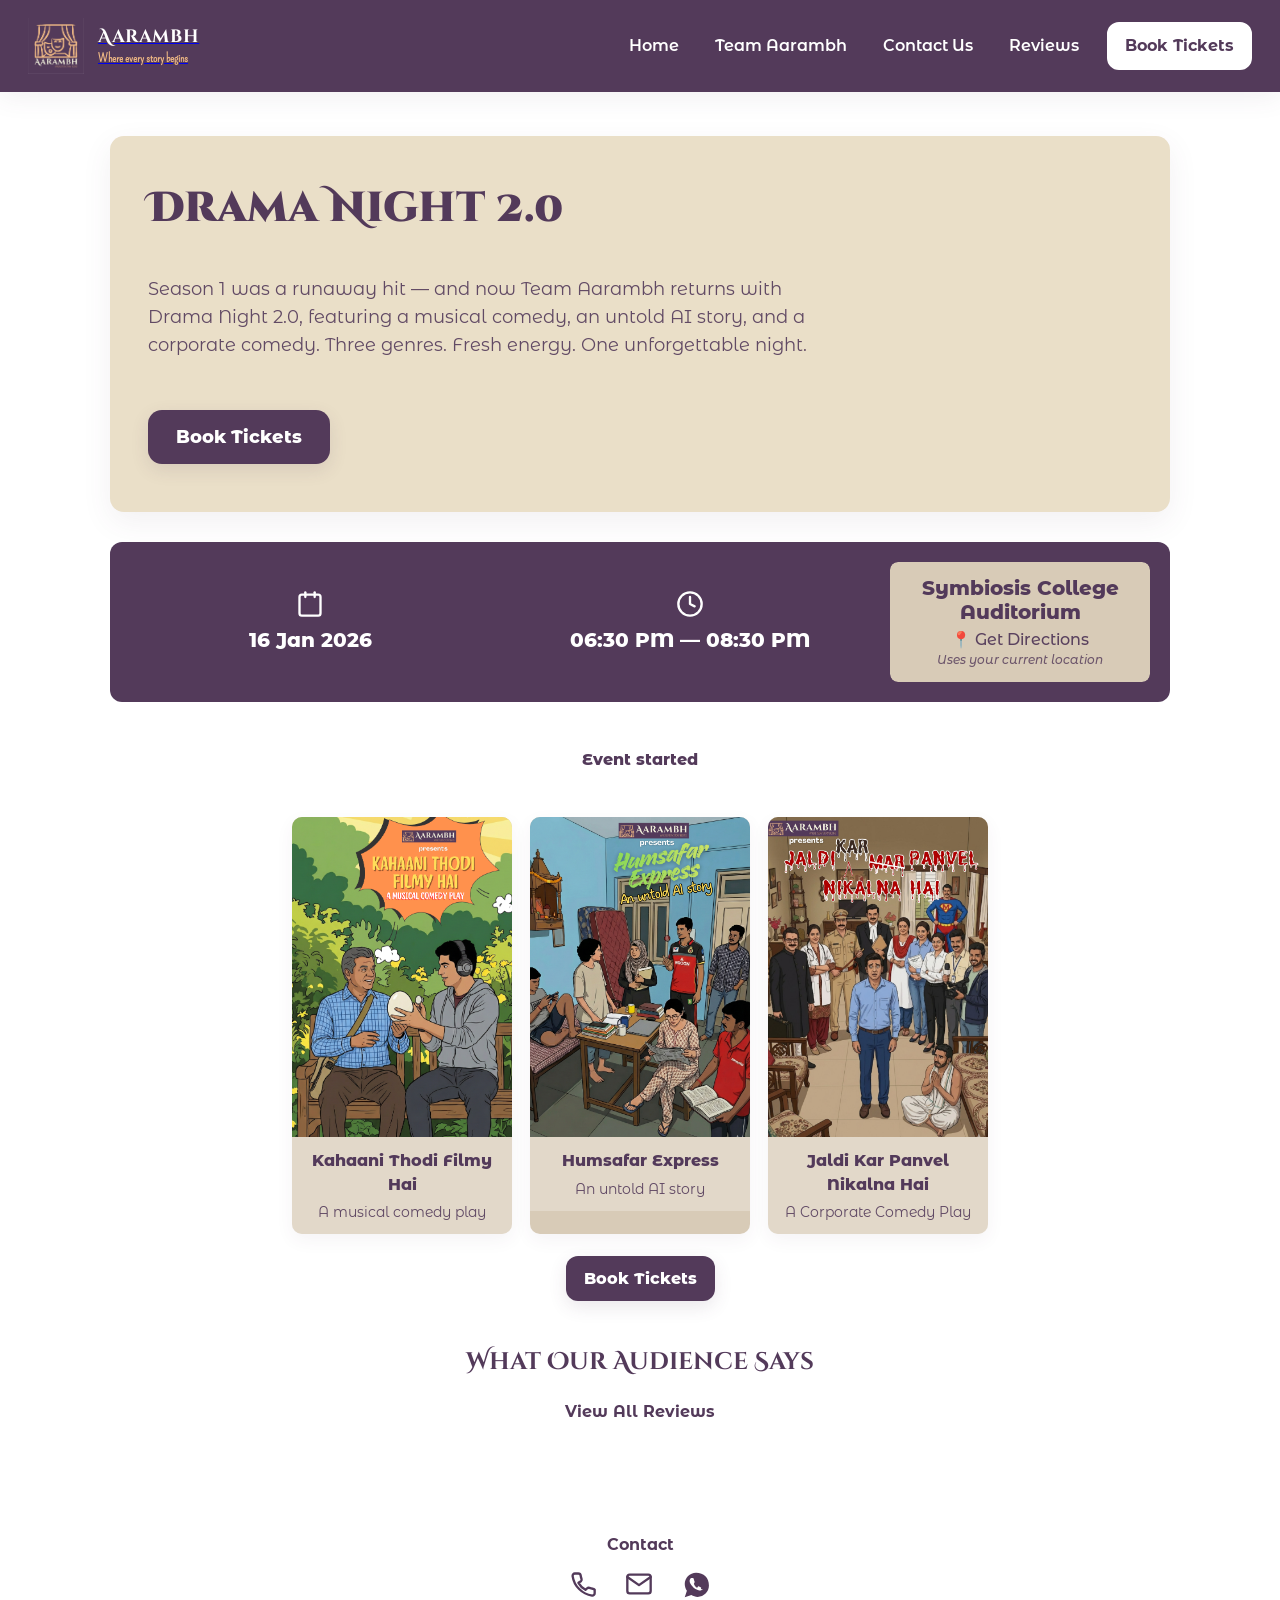
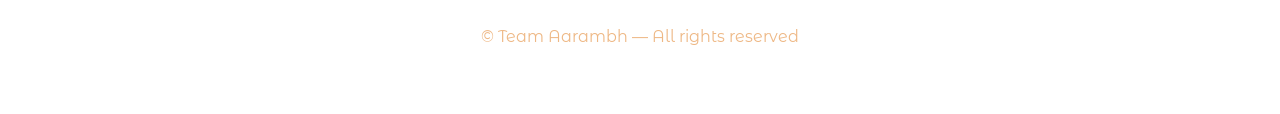
<file: index.html>
<!doctype html>
<html lang="en">
<head>
  <meta charset="utf-8">
  <meta name="viewport" content="width=device-width,initial-scale=1">
  <title>Aarambh — Home</title>

  <!-- Theme colors (kept as requested) -->
  <style>
    /* FORCE FONT INHERITANCE SITE-WIDE */
    *, *::before, *::after{font-family:inherit !important;}

    :root{
      --accent:#533A5A;   /* Header + Primary Branding */
      --muted:#EEB885;    /* Subheadings */
      --bg:#FFFFFF;       /* Background */
      --card:#EADFC8;     /* Card Background */
      --text:#533A5A;     /* Standard Text */
      --glass: rgba(255,255,255,0.6);
    }

    /* Reset & base */
    *{box-sizing:border-box}
    html,body{
      margin:0;
      font-family:'Montserrat Alternates', sans-serif !important;
      background:var(--bg);
      color:var(--text);
      -webkit-font-smoothing:antialiased;
      -moz-osx-font-smoothing:grayscale;
      line-height:1.45;
    }

    /* Typography system (forced) */
    body{
      margin:0;
      font-family: 'Montserrat Alternates', sans-serif;
      background:var(--bg);
      color:var(--text);
      -webkit-font-smoothing:antialiased;
      -moz-osx-font-smoothing:grayscale;
      line-height:1.45;
    }

    /* Headings use Cinzel Decorative */
    h1,h2,h3,.hero-title,.lead-copy h2{
      font-family:'Cinzel Decorative', serif !important;
      margin:0;
      color:var(--accent);
    }

    /* Subtitles & small labels use Pompiere */
    .secondary{ font-family:'Pompiere', cursive !important; letter-spacing:0.4px; color:var(--muted); }

    /* Header */
    header{
      display:flex;
      justify-content:space-between;
      align-items:center;
      padding:18px 28px;
      background:var(--accent);
      color:var(--bg);
      position:sticky;
      top:0;
      z-index:50;
      box-shadow:0 6px 24px rgba(83,58,90,0.08);
    }
    .brand{display:flex;align-items:center;gap:14px}
    .brand img{height:56px;display:block}
    .brand h1{font-size:18px;margin:0;color:var(--bg);letter-spacing:0.6px;font-family:'Cinzel Decorative', serif !important;}
    nav{display:flex;gap:20px;align-items:center}
    nav a{color:var(--bg);text-decoration:none;font-weight:600;padding:6px 8px;border-radius:8px;font-family:inherit}
    nav a:hover{background:var(--glass);color:var(--bg)}

    /* Button system */
    .btn-primary{
      background:var(--accent);
      color:var(--bg);
      padding:11px 18px;
      border-radius:12px;
      font-weight:800;
      text-decoration:none;
      display:inline-flex;
      align-items:center;
      gap:8px;
      box-shadow:0 6px 18px rgba(83,58,90,0.12);
      transition:transform .12s ease,box-shadow .12s ease,opacity .12s ease;
      font-family: 'Montserrat Alternates', sans-serif;
    }
    .btn-primary:hover{transform:translateY(-2px);box-shadow:0 10px 24px rgba(83,58,90,0.16);opacity:0.98}

    .btn-secondary{
      background:transparent;
      color:var(--accent);
      padding:10px 16px;
      border-radius:12px;
      font-weight:700;
      text-decoration:none;
      border:2px solid transparent;
      transition:background .15s ease,color .15s ease,border-color .15s ease;
      font-family: 'Montserrat Alternates', sans-serif;
    }
    .btn-secondary:hover{background:var(--muted);color:var(--text);border-color:var(--accent)}

    /* Primary container */
    .wrap{max-width:1100px;margin:44px auto;padding:0 20px}

    /* Hero / Lead card */
    .lead-card{
      display:grid;
      grid-template-columns:1fr 360px;
      gap:28px;
      align-items:center;
      background:var(--card);
      border-radius:14px;
      padding:28px;
      box-shadow:0 10px 30px rgba(83,58,90,0.08);
    }
    .lead-copy h2{margin:0 0 10px 0;font-size:28px;color:var(--accent);}
    .lead-copy p{margin:0 0 18px;color:var(--text);opacity:0.95;font-family:'Montserrat Alternates', sans-serif !important;}
    .lead-cta{display:flex;gap:12px;align-items:center}

    .secondary{font-size:15px;color:var(--muted);font-weight:700;}

    /* Poster area */
    .poster-grid{display:flex;gap:18px;flex-wrap:wrap;justify-content:center;margin-top:20px}
    .poster-card{width:220px;border-radius:10px;background:#d8cbb7;overflow:hidden;box-shadow:0 6px 18px rgba(83,58,90,0.06);display:flex;flex-direction:column}
    .poster-thumb{height:320px;display:flex;align-items:center;justify-content:center;font-weight:700;color:var(--text);font-family:'Montserrat Alternates', sans-serif}
    .poster-meta{padding:12px;text-align:center;background:rgba(255,255,255,0.25)}
    .poster-meta .title{font-weight:800;color:var(--accent);font-family:'Cinzel Decorative', serif}
    .poster-meta .sub{ color:var(--text); opacity:0.9; font-size:14px; margin-top:6px; font-family:'Montserrat Alternates', sans-serif !important; }

    /* Centered Book button below posters */
    .book-row{display:flex;justify-content:center;margin-top:22px}

    /* Contact + footer */
    footer{margin-top:40px;padding:26px 20px;text-align:center;color:var(--muted)}

    /* Responsive */
    @media (max-width:920px){
      .lead-card{grid-template-columns:1fr}
      .lead-copy h2{font-size:22px}
    }
    @media (max-width:520px){
      header{padding:12px 16px}
      .brand img{height:48px}
      .wrap{margin:20px auto}
      .poster-card{width:46%}
    }
    /* Mobile-only center alignment for hero title */
    @media(max-width:520px){
      .hero-title{ text-align:center; width:100%; }
    }
    .nav-toggle{display:none;background:transparent;border:0;color:var(--bg);font-size:20px;padding:8px;border-radius:8px}
    @media(max-width:720px){
      nav{position:fixed;right:0;top:64px;background:var(--accent);width:260px;height:calc(100% - 64px);flex-direction:column;align-items:flex-start;padding:20px;gap:14px;transform:translateX(100%);transition:transform .25s ease;z-index:60}
      nav.open{transform:translateX(0)}
      nav a{width:100%;padding:10px 12px;border-radius:8px}
      .nav-toggle{display:inline-flex}
      header{padding:12px 16px}
      .lead-card.minimalist-hero{padding:28px}
      .lead-copy h2{font-size:28px}
      .lead-copy p{font-size:16px}
      .poster-card{width:48%}
      .poster-thumb{height:220px}
      .countdown-box{background:var(--accent);border-radius:10px;padding:8px 6px;box-shadow:0 4px 12px rgba(83,58,90,0.10);width:60px;}
      .countdown-box div:first-child{font-size:18px;font-weight:800;color:var(--bg);}
    }

    nav a, .brand h1, .lead-copy p, .poster-thumb, footer, .btn-primary, .btn-secondary, .countdown-container {
      font-family: 'Montserrat Alternates', sans-serif !important;
    }
    .home-review{
  padding:16px 0;
  border-bottom:1px solid rgba(0,0,0,0.1);
}
.home-review:last-child{border-bottom:none}

.home-review-name{
  font-weight:800;
  color:var(--accent);
}

.home-review-text{
  font-size:14px;
  opacity:.9;
  margin-top:6px;
}

.home-play-rating{
  font-size:13px;
  margin-top:4px;
}
  </style>

  <!-- Google Fonts -->
  <link href="https://fonts.googleapis.com/css2?family=Montserrat+Alternates:wght@300;400;600;700&family=Pompiere&family=Cinzel+Decorative:wght@400;700&display=swap" rel="stylesheet">
</head>
<div id="site-header"></div>
  <body>

  <!-- HEADER -->


  <main class="wrap">
    <!-- Lead / hero card -->
    <section class="lead-card minimalist-hero" style="display:flex;flex-direction:column;align-items:flex-start;justify-content:center;background:var(--card);padding:48px 38px;border-radius:14px;box-shadow:0 10px 30px rgba(83,58,90,0.08);text-align:left;">
      <h2 class="hero-title" style="font-size:42px;font-weight:900;margin-bottom:14px;color:var(--accent);line-height:1.2;font-family:'Cinzel Decorative', serif;">Drama Night 2.0</h2>
      <p class="hero-sub" style="font-family:'Montserrat Alternates', sans-serif !important;font-size:18px;line-height:1.55;opacity:0.9;max-width:700px;margin:0 0 22px;">
        Season 1 was a runaway hit — and now Team Aarambh returns with Drama Night 2.0, featuring a musical comedy,
        an untold AI story, and a corporate comedy. Three genres. Fresh energy. One unforgettable night.
      </p>
      <a class="btn-primary" href="select-seats.html" style="font-size:18px;padding:14px 28px;border-radius:14px;align-self:flex-start;">Book Tickets</a>
    </section>

    <!-- Full-Width Event Details Bar -->
    <section style="width:100%;background:var(--accent);color:var(--bg);padding:20px 0;margin:30px 0;border-radius:12px;">
      <div style="max-width:1100px;margin:auto;display:flex;justify-content:space-between;align-items:center;flex-wrap:wrap;padding:0 20px;gap:20px;">

        <!-- DATE -->
        <div style="flex:1;min-width:220px;text-align:center;">
          <div style="display:flex;flex-direction:column;align-items:center;gap:8px">
            <svg width="28" height="28" viewBox="0 0 24 24" fill="none" stroke="var(--bg)" stroke-width="2" stroke-linecap="round" stroke-linejoin="round"><rect x="3" y="4" width="18" height="18" rx="2" ry="2"/><line x1="16" y1="2" x2="16" y2="6"/><line x1="8" y1="2" x2="8" y2="6"/></svg>
            <div style="font-size:20px;font-weight:800;font-family:'Montserrat Alternates', sans-serif !important;">16 Jan 2026</div>
          </div>
        </div>

        <!-- TIME -->
        <div style="flex:1;min-width:220px;text-align:center;">
          <div style="display:flex;flex-direction:column;align-items:center;gap:8px">
            <svg width="28" height="28" viewBox="0 0 24 24" fill="none" stroke="var(--bg)" stroke-width="2" stroke-linecap="round" stroke-linejoin="round"><circle cx="12" cy="12" r="10"/><polyline points="12 6 12 12 16 14"/></svg>
            <div style="font-size:20px;font-weight:800;font-family:'Montserrat Alternates', sans-serif !important;">06:30 PM — 08:30 PM</div>
          </div>
        </div>

        <!-- VENUE + MAP -->
       <div style="position:relative;width:100%;max-width:260px;border-radius:8px;overflow:hidden;margin:0 auto;">
  <button
    onclick="openDirections()"
    aria-label="Get directions to venue"
    style="
      width:100%;
      height:120px;
      background:#d8cbb7;
      border:none;
      border-radius:8px;
      display:flex;
      align-items:center;
      justify-content:center;
      flex-direction:column;
      gap:6px;
      cursor:pointer;
      color:var(--accent);
      font-weight:700;
    ">
     <div style="font-size:20px;font-weight:800;font-family:'Montserrat Alternates', sans-serif !important;">Symbiosis College Auditorium</div>
    <span style="font-size:16px;font-weight:500;opacity:0.95">
    📍 Get Directions <br>
    <span style="font-size:12px;font-weight:500;opacity:0.85">
     <i> Uses your current location </i>
    </span>
  </button>
</div>

    </section>

    <!-- Center-Aligned Countdown Timer -->
    <div style="text-align:center;margin:40px 0;">
      <style>
        /* Larger, site-appropriate countdown */
        .countdown-container{font-family:'Montserrat Alternates',sans-serif;text-align:center;padding:6px;}
        .countdown-boxes{display:flex;justify-content:center;flex-wrap:wrap;gap:18px;align-items:center;}
        .countdown-box{background:var(--accent);border-radius:12px;padding:14px 10px;box-shadow:0 6px 18px rgba(83,58,90,0.12);width:90px;}
        .countdown-box div:first-child{font-size:28px;font-weight:800;color:var(--bg);line-height:1}
        .countdown-box div:last-child{font-size:10px;color:var(--bg);}

        @media (max-width:920px){ .countdown-box{width:78px;padding:12px} .countdown-box div:first-child{font-size:24px} }
        @media (max-width:520px){ .countdown-box{width:64px;padding:10px} .countdown-box div:first-child{font-size:18px} .countdown-box div:last-child{font-size:11px} .countdown-boxes{gap:10px} }
      </style>

      <div id="countdown" class="countdown-container" aria-live="polite" aria-atomic="true">
        <div class="countdown-boxes">
          <div class="countdown-box"><div id="days">00</div><div>Days</div></div>
          <div class="countdown-box"><div id="hours">00</div><div>Hours</div></div>
          <div class="countdown-box"><div id="minutes">00</div><div>Minutes</div></div>
          <div class="countdown-box"><div id="seconds">00</div><div>Seconds</div></div>
        </div>
      </div>

      <script>
        // Countdown script (Asia/Kolkata assumed). Target: 16 Jan 2026 18:30 local
        (function(){
          var target = new Date('2026-01-16T18:30:00');
          function pad(n){return n<10? '0'+n : n}
          function update(){
            var now = new Date();
            var diff = target - now;
            var el = document.getElementById('countdown');
            if(!el) return;
            if(diff <= 0){
              el.innerHTML = '<div style="color:'+getComputedStyle(document.documentElement).getPropertyValue('--accent')+';font-weight:800">Event started</div>';
              clearInterval(timer);
              return;
            }
            var days = Math.floor(diff / (1000*60*60*24));
            var hours = Math.floor((diff % (1000*60*60*24)) / (1000*60*60));
            var minutes = Math.floor((diff % (1000*60*60)) / (1000*60));
            var seconds = Math.floor((diff % (1000*60)) / 1000);
            document.getElementById('days').textContent = String(days).padStart(2,'0');
            document.getElementById('hours').textContent = pad(hours);
            document.getElementById('minutes').textContent = pad(minutes);
            document.getElementById('seconds').textContent = pad(seconds);
          }
          update();
          var timer = setInterval(update,1000);
        })();
      </script>
    </div>

    <!-- Posters grid, Book button -->
    <section aria-label="Posters" style="margin:30px auto;max-width:1100px;padding:0 20px">
      <div class="poster-grid">
        <div class="poster-card">
          <div class="poster-thumb" style="padding:0;overflow:hidden;"><img src="KTFH.png" alt="Kahaani Thodi Filmy Hai Poster" style="width:100%;height:100%;object-fit:cover;"></div>
          <div class="poster-meta"><div class="title">Kahaani Thodi Filmy Hai</div><div class="sub">A musical comedy play</div></div>
        </div>

        <div class="poster-card">
          <div class="poster-thumb" style="padding:0;overflow:hidden;"><img src="Humsafar Express.png" alt="Humsafar Express Poster" style="width:100%;height:100%;object-fit:cover;"></div>
          <div class="poster-meta"><div class="title">Humsafar Express</div><div class="sub">An untold AI story</div></div>
        </div>

        <div class="poster-card">
          <div class="poster-thumb" style="padding:0;overflow:hidden;"><img src="JKPNH.jpg" alt="Jaldi Kar Panvel Nikalna Hai Poster" style="width:100%;height:100%;object-fit:cover;"></div>
          <div class="poster-meta"><div class="title">Jaldi Kar Panvel Nikalna Hai</div><div class="sub">A Corporate Comedy Play</div></div>
        </div>
      </div>

      <div class="book-row" style="margin-top:22px"><a class="btn-primary" href="select-seats.html">Book Tickets</a></div>
    </section>

  </main>
<!-- HOME PAGE REVIEWS -->
<section class="wrap" style="margin-top:40px">
  <div class="card">
    <h2 style="text-align:center;margin-top:0">What Our Audience Says</h2>

    <div id="homeReviews"></div>

    <div style="text-align:center;margin-top:20px">
      <a href="reviews.html" class="btn-secondary">View All Reviews</a>
    </div>
  </div>
</section>
  <!-- Contact + Footer -->
  <footer id="contact">
    <div style="max-width:900px;margin:20px auto;padding:20px;text-align:center">
      <div style="margin-bottom:14px;font-weight:700;color:var(--accent)">Contact</div>

      <div style="display:flex;justify-content:center;gap:28px;margin-bottom:18px;">
        <!-- PHONE -->
        <a href="tel:+917700046566" aria-label="Call +91 77000 46566" style="text-decoration:none;color:var(--accent);">
          <svg width="28" height="28" viewBox="0 0 24 24" fill="none" stroke="var(--accent)" stroke-width="2" stroke-linecap="round" stroke-linejoin="round"><path d="M22 16.92v3a2 2 0 0 1-2.18 2A19.8 19.8 0 0 1 3.1 5.18 2 2 0 0 1 5 3h3a2 2 0 0 1 2 1.72 12.4 12.4 0 0 0 .7 2.81 2 2 0 0 1-.45 2.11L8.09 11a16 16 0 0 0 6 6l1.36-1.18a2 2 0 0 1 2.11-.45 12.4 12.4 0 0 0 2.81.7A2 2 0 0 1 22 16.92z"/></svg>
        </a>

        <!-- EMAIL -->
        <a href="mailto:tickets.aarambh@gmail.com" aria-label="Email tickets.aarambh@gmail.com" style="text-decoration:none;color:var(--accent);">
          <svg width="28" height="28" viewBox="0 0 24 24" fill="none" stroke="var(--accent)" stroke-width="2" stroke-linecap="round" stroke-linejoin="round"><path d="M4 4h16a2 2 0 0 1 2 2v12a2 2 0 0 1-2 2H4a2 2 0 0 1-2-2V6a2 2 0 0 1 2-2z"/><polyline points="22,6 12,13 2,6"/></svg>
        </a>

        <!-- WHATSAPP -->
        <a href="https://wa.me/917700046566" target="_blank" aria-label="Chat on WhatsApp" style="text-decoration:none;color:var(--accent);">
          <svg width="30" height="30" viewBox="0 0 32 32" fill="var(--accent)"><path d="M16.04 3C9.4 3 4 8.4 4 15.04c0 2.64.84 5.12 2.28 7.16L4 29l7.04-2.28c1.96 1.24 4.28 1.96 6.72 1.96 6.64 0 12.04-5.4 12.04-12.04C29.8 8.4 24.4 3 16.04 3zm7.16 17.2c-.28.84-1.64 1.56-2.28 1.64-.6.12-1.36.16-2.2-.12-.52-.16-1.2-.4-2.04-.8-3.56-1.6-5.88-5.24-6.04-5.48-.2-.28-1.44-1.92-1.44-3.64 0-1.72.92-2.56 1.28-2.92.28-.28.76-.4 1.2-.4h.84c.28 0 .64-.08.96.72.28.84.92 2.92 1 3.12.08.2.12.44.04.72-.08.28-.12.44-.24.68-.12.2-.24.36-.36.56-.12.16-.24.36-.12.6.12.28.56 1.36 1.2 2.2.84 1.16 1.52 1.52 1.8 1.68.28.16.44.12.6-.08.16-.2.68-.8.84-1.08.2-.28.36-.24.6-.16.28.08 1.72.84 2 1 .28.12.48.16.56.24.12.08.12.88-.16 1.72z"/></svg>
        </a>
      </div>

      <div style="margin-top:6px;color:var(--muted)">© Team Aarambh — All rights reserved</div>
    </div>
  </footer>

  <script>
    // Mobile nav toggle
    (function(){
      var btn = document.querySelector('.nav-toggle');
      var nav = document.querySelector('header nav');
      if(!btn || !nav) return;
      btn.addEventListener('click', function(){
        var open = nav.classList.toggle('open');
        btn.setAttribute('aria-expanded', open ? 'true' : 'false');
      });
      // close nav on link click (mobile)
      nav.addEventListener('click', function(e){
        if(e.target.tagName === 'A' && nav.classList.contains('open')){
          nav.classList.remove('open');
          btn.setAttribute('aria-expanded','false');
        }
      });
      // ensure nav visible on resize
      window.addEventListener('resize', function(){
        if(window.innerWidth > 720){ nav.classList.remove('open'); btn.setAttribute('aria-expanded','false'); }
      });
    })();
  </script>
  <script>
function openDirections() {
  const venueLat = 18.565917;
  const venueLng = 73.907444; // Symbiosis College Auditorium

  if (!navigator.geolocation) {
    window.open(
      `https://www.google.com/maps/dir/?api=1&destination=${venueLat},${venueLng}`,
      "_blank"
    );
    return;
  }

  navigator.geolocation.getCurrentPosition(
    position => {
      const userLat = position.coords.latitude;
      const userLng = position.coords.longitude;

      const directionsUrl =
        `https://www.google.com/maps/dir/?api=1` +
        `&origin=${userLat},${userLng}` +
        `&destination=${venueLat},${venueLng}` +
        `&travelmode=driving`;

      window.open(directionsUrl, "_blank");
    },
    () => {
      window.open(
        `https://www.google.com/maps/dir/?api=1&destination=${venueLat},${venueLng}`,
        "_blank"
      );
    },
    {
      enableHighAccuracy: true,
      timeout: 8000,
      maximumAge: 0
    }
  );
}
</script>
    <script src="header.js"></script>
    <script type="module">
  import { initializeApp } from "https://www.gstatic.com/firebasejs/10.7.1/firebase-app.js";
  import {
    getFirestore,
    collection,
    getDocs,
    query,
    orderBy,
    limit
  } from "https://www.gstatic.com/firebasejs/10.7.1/firebase-firestore.js";

  const app = in
</file>
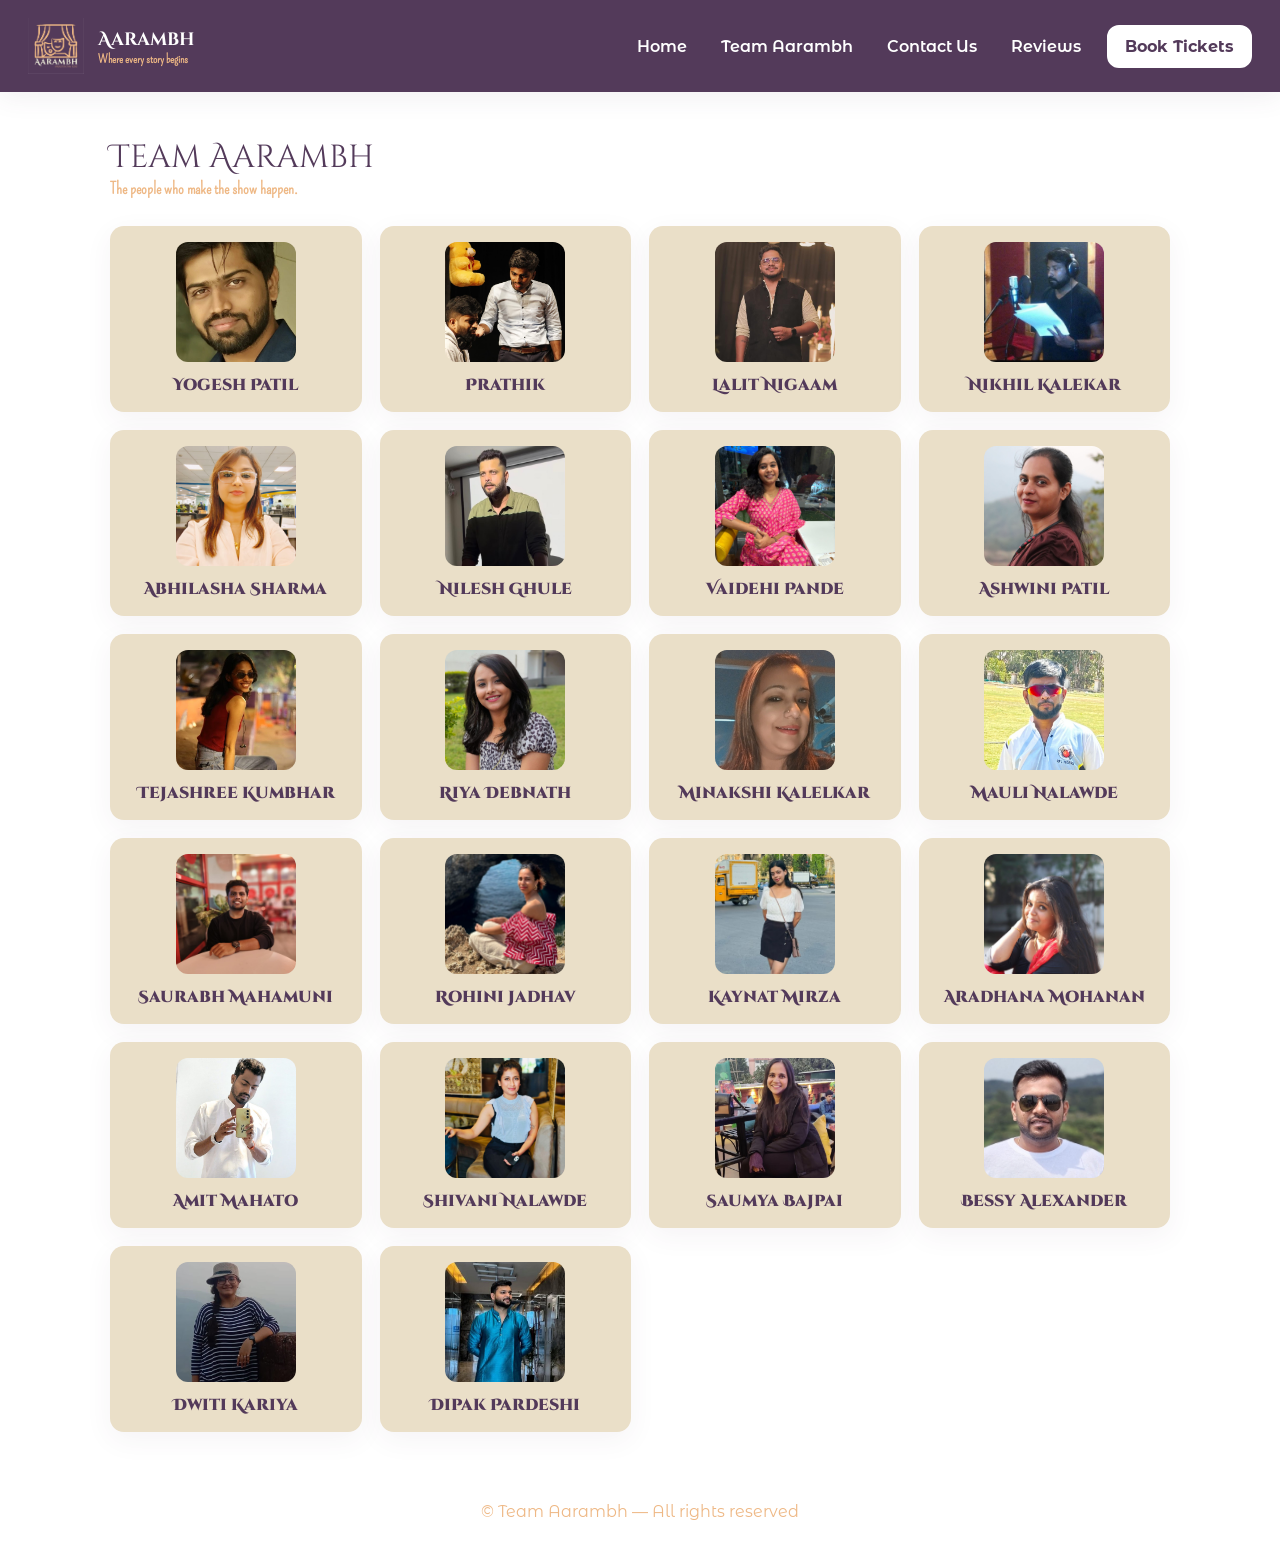
<file: Code.html>
<!doctype html>
<html lang="en">
<head>
  <meta charset="utf-8" />
  <meta name="viewport" content="width=device-width,initial-scale=1" />
  <title>Team — Aarambh</title>

  <!-- Google Fonts -->
  <link href="https://fonts.googleapis.com/css2?family=Montserrat+Alternates:wght@300;400;600;700&family=Pompiere&family=Cinzel+Decorative:wght@400;700&display=swap" rel="stylesheet">

  <!-- Shared Header CSS -->
  <link rel="stylesheet" href="header.css">

  <style>
    :root{
      --accent:#533A5A;
      --muted:#EEB885;
      --bg:#FFFFFF;
      --card:#EADFC8;
      --text:#533A5A;
    }

    *{box-sizing:border-box}

    html,body{
      margin:0;
      font-family:'Montserrat Alternates',sans-serif;
      background:var(--bg);
      color:var(--text);
      -webkit-font-smoothing:antialiased;
    }

    .wrap{max-width:1100px;margin:44px auto;padding:0 20px}

    .hero{
      display:flex;
      justify-content:space-between;
      align-items:center;
      gap:20px;
      margin-bottom:28px;
      flex-wrap:wrap;
    }

    .hero .title{
      font-family:'Cinzel Decorative',serif;
      font-size:32px;
      color:var(--accent);
    }

    .hero .desc{
      font-family:'Pompiere',cursive;
      color:var(--muted);
      font-weight:700;
    }

    .team-grid{
      display:grid;
      grid-template-columns:repeat(4,1fr);
      gap:18px;
      margin-top:10px;
    }

    .card{
      background:var(--card);
      border-radius:14px;
      padding:16px;
      box-shadow:0 8px 28px rgba(83,58,90,0.06);
      display:flex;
      flex-direction:column;
      align-items:center;
      text-align:center;
      transition:transform .12s ease, box-shadow .12s ease;
    }

    .card:hover{
      transform:translateY(-6px);
      box-shadow:0 18px 36px rgba(83,58,90,0.12);
    }

    .avatar{
      width:120px;
      height:120px;
      border-radius:12px;
      overflow:hidden;
      background:#fff;
      display:flex;
      align-items:center;
      justify-content:center;
      margin-bottom:12px;
    }

    .avatar img{
      width:100%;
      height:100%;
      object-fit:cover;
    }

    .name{
      font-weight:800;
      color:var(--accent);
      font-family:'Cinzel Decorative',serif;
    }

    @media(max-width:1100px){
      .team-grid{grid-template-columns:repeat(3,1fr)}
    }

    @media(max-width:800px){
      .team-grid{grid-template-columns:repeat(2,1fr)}
    }

    @media(max-width:480px){
      .team-grid{grid-template-columns:1fr}
    }

    footer{
      margin-top:40px;
      padding:26px 20px;
      text-align:center;
      color:var(--muted);
    }
  </style>
</head>

<body>

<!-- SHARED HEADER -->
<div id="site-header"></div>

<main class="wrap">
  <div class="hero">
    <div>
      <div class="title">Team Aarambh</div>
      <div class="desc">The people who make the show happen.</div>
    </div>
  </div>

  <section aria-label="Team members">
    <div class="team-grid">

      <article class="card"><div class="avatar"><img src="Yogesh.jpg"></div><div class="name">Yogesh Patil</div></article>
      <article class="card"><div class="avatar"><img src="Prathik.jpg"></div><div class="name">Prathik</div></article>
      <article class="card"><div class="avatar"><img src="Lalit.jpg"></div><div class="name">Lalit Nigaam</div></article>
      <article class="card"><div class="avatar"><img src="Nikhil.jpg"></div><div class="name">Nikhil Kalekar</div></article>
      <article class="card"><div class="avatar"><img src="Abhilasha.jpg"></div><div class="name">Abhilasha Sharma</div></article>
      <article class="card"><div class="avatar"><img src="Nilesh.jpg"></div><div class="name">Nilesh Ghule</div></article>
      <article class="card"><div class="avatar"><img src="Vaidehi.jpg"></div><div class="name">Vaidehi Pande</div></article>
      <article class="card"><div class="avatar"><img src="Ashwini.jpg"></div><div class="name">Ashwini Patil</div></article>
      <article class="card"><div class="avatar"><img src="Tejashree.jpg"></div><div class="name">Tejashree Kumbhar</div></article>
      <article class="card"><div class="avatar"><img src="Riya.jpg"></div><div class="name">Riya Debnath</div></article>
      <article class="card"><div class="avatar"><img src="Minakshi.jpg"></div><div class="name">Minakshi Kalelkar</div></article>
      <article class="card"><div class="avatar"><img src="MAuli.jpg"></div><div class="name">Mauli Nalawde</div></article>
      <article class="card"><div class="avatar"><img src="Saurabh.jpg"></div><div class="name">Saurabh Mahamuni</div></article>
      <article class="card"><div class="avatar"><img src="Rohini.jpg"></div><div class="name">Rohini Jadhav</div></article>
      <article class="card"><div class="avatar"><img src="Kaynat.jpg"></div><div class="name">Kaynat Mirza</div></article>
      <article class="card"><div class="avatar"><img src="Aradhana.jpg"></div><div class="name">Aradhana Mohanan</div></article>
      <article class="card"><div class="avatar"><img src="Amit.jpg"></div><div class="name">Amit Mahato</div></article>
      <article class="card"><div class="avatar"><img src="Shivani.jpg"></div><div class="name">Shivani Nalawde</div></article>
      <article class="card"><div class="avatar"><img src="Saumya.jpg"></div><div class="name">Saumya Bajpai</div></article>
      <article class="card"><div class="avatar"><img src="Bessy.jpg"></div><div class="name">Bessy Alexander</div></article>
      <article class="card"><div class="avatar"><img src="Dwiti.jpg"></div><div class="name">Dwiti Kariya</div></article>
      <article class="card"><div class="avatar"><img src="Dipak.jpg"></div><div class="name">Dipak Pardeshi</div></article>

    </div>
  </section>
</main>

<footer>
  © Team Aarambh — All rights reserved
</footer>

<!-- SHARED HEADER JS -->
<script src="header.js"></script>

</body>
</html>
</file>
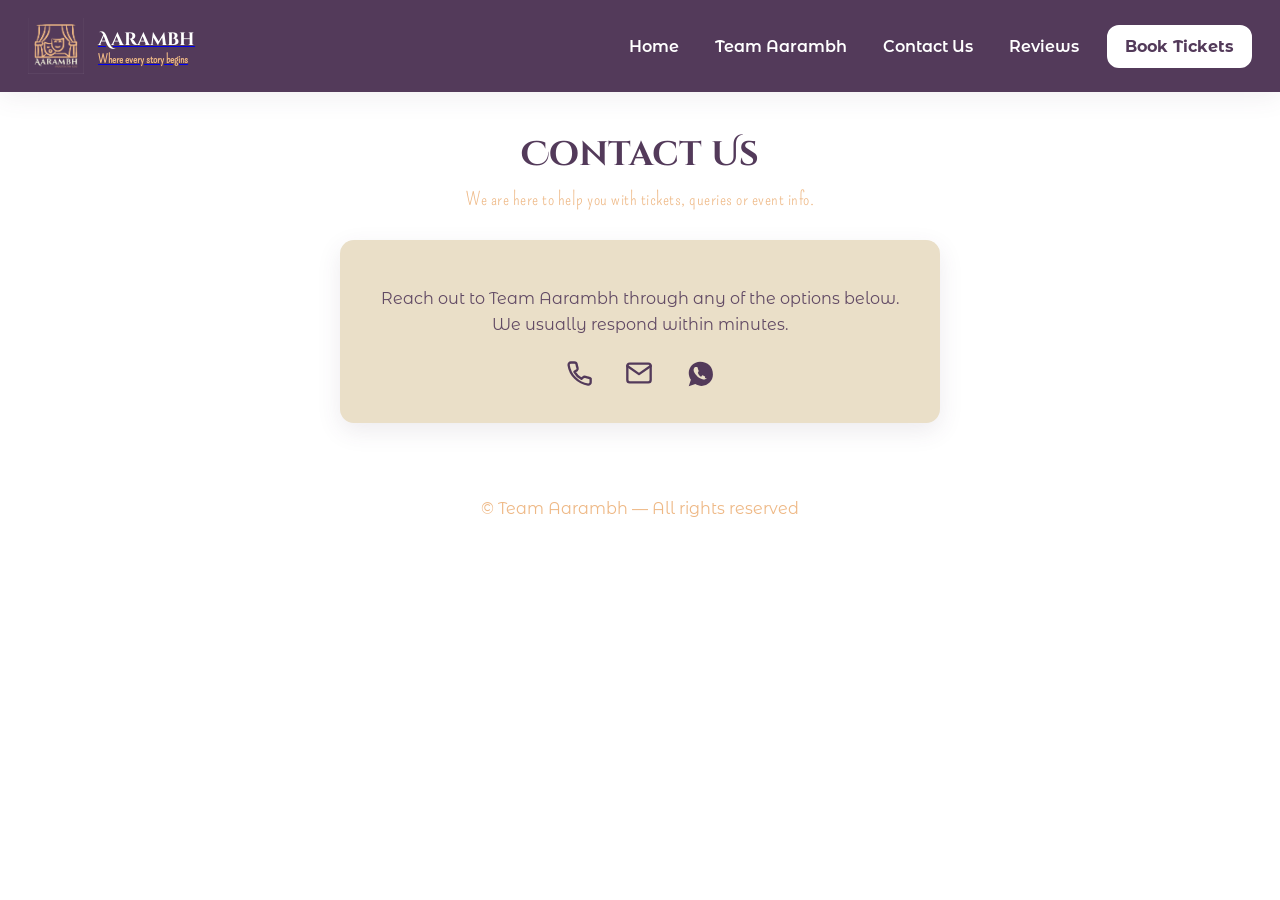
<file: contact.html>
<!DOCTYPE html>
<html lang="en">
<head>
  <meta charset="UTF-8" />
  <meta name="viewport" content="width=device-width,initial-scale=1">
  <title>Contact Us — Aarambh</title>

  <!-- Google Fonts -->
  <link href="https://fonts.googleapis.com/css2?family=Montserrat+Alternates:wght@300;400;600;700&family=Pompiere&family=Cinzel+Decorative:wght@400;700&display=swap" rel="stylesheet">

  <style>
    :root{
      --accent:#533A5A;
      --muted:#EEB885;
      --bg:#FFFFFF;
      --card:#EADFC8;
      --text:#533A5A;
    }

    *,*::before,*::after{box-sizing:border-box;font-family:'Montserrat Alternates',sans-serif !important;}

    body{
      margin:0;
      background:var(--bg);
      color:var(--text);
      -webkit-font-smoothing:antialiased;
    }

    /* Header */
    header{
      display:flex;
      justify-content:space-between;
      align-items:center;
      padding:18px 28px;
      background:var(--accent);
      color:var(--bg);
      position:sticky;
      top:0;
      z-index:50;
      box-shadow:0 6px 24px rgba(83,58,90,0.08);
    }
    .brand{display:flex;align-items:center;gap:14px;}
    .brand img{height:56px;}
    .brand h1{font-family:'Cinzel Decorative',serif !important;margin:0;color:var(--bg);font-size:18px;}

    nav{display:flex;gap:20px;align-items:center;}
    nav a{
      color:var(--bg);
      text-decoration:none;
      font-weight:600;
      padding:6px 8px;
      border-radius:8px;
    }
    nav a:hover{background:rgba(255,255,255,0.35);}

    .btn-secondary{
      background:var(--bg);
      color:var(--accent);
      padding:10px 16px;
      border-radius:12px;
      font-weight:700;
      border:2px solid var(--bg);
    }

    /* Mobile nav */
    .nav-toggle{display:none;border:0;background:none;color:white;font-size:22px;}
    @media(max-width:720px){
      .nav-toggle{display:block;}
      nav{
        position:fixed;
        top:64px; right:0;
        width:260px;
        height:calc(100% - 64px);
        background:var(--accent);
        flex-direction:column;
        align-items:flex-start;
        padding:20px;
        gap:14px;
        transform:translateX(100%);
        transition:transform .25s ease;
      }
      nav.open{transform:translateX(0);}
      nav a{width:100%;padding:10px 12px;}
    }

    /* Page Layout */
    .wrap{
      max-width:900px;
      margin:40px auto;
      padding:0 20px;
    }

    h2{
      text-align:center;
      font-family:'Cinzel Decorative',serif !important;
      font-size:34px;
      margin-bottom:10px;
    }

    .subtitle{
      text-align:center;
      font-size:18px;
      color:var(--muted);
      margin-bottom:30px;
      font-family:'Pompiere',cursive !important;
      letter-spacing:0.5px;
    }

    .contact-box{
      background:var(--card);
      padding:30px;
      border-radius:14px;
      box-shadow:0 8px 24px rgba(83,58,90,0.10);
      max-width:600px;
      margin:0 auto;
      text-align:center;
    }

    .contact-links{
      display:flex;
      justify-content:center;
      gap:32px;
      margin-top:22px;
    }

    .contact-links a{
      text-decoration:none;
      color:var(--accent);
      transition:opacity .2s ease;
    }
    .contact-links a:hover{opacity:0.75;}

    footer{
      margin-top:50px;
      padding:26px 20px;
      text-align:center;
      color:var(--muted);
    }
  </style>
</head>

<body>

<div id="site-header"></div>

<script>
  // mobile nav toggle
  const btn = document.querySelector('.nav-toggle');
  const nav = document.querySelector('header nav');
  btn.addEventListener('click',()=>nav.classList.toggle('open'));
  nav.addEventListener('click',e=>{
    if(e.target.tagName==="A") nav.classList.remove('open');
  });
</script>

<div class="wrap">
  <h2>Contact Us</h2>
  <div class="subtitle">We are here to help you with tickets, queries or event info.</div>

  <div class="contact-box">
    <p style="font-size:16px;line-height:1.6;opacity:0.9;">
      Reach out to Team Aarambh through any of the options below.
      We usually respond within minutes.
    </p>

    <!-- MATCHING INDEX ICONS -->
    <div class="contact-links">

      <!-- Phone -->
      <a href="tel:+917700046566">
        <svg width="28" height="28" viewBox="0 0 24 24" fill="none" stroke="var(--accent)" stroke-width="2" stroke-linecap="round" stroke-linejoin="round">
          <path d="M22 16.92v3a2 2 0 0 1-2.18 2A19.8 19.8 0 0 1 3.1 5.18 2 2 0 0 1 5 3h3a2 2 0 0 1 2 1.72 12.4 12.4 0 0 0 .7 2.81 2 2 0 0 1-.45 2.11L8.09 11a16 16 0 0 0 6 6l1.36-1.18a2 2 0 0 1 2.11-.45 12.4 12.4 0 0 0 2.81.7A2 2 0 0 1 22 16.92z"/>
        </svg>
      </a>

      <!-- Email -->
      <a href="mailto:tickets.aarambh@gmail.com">
        <svg width="28" height="28" viewBox="0 0 24 24" fill="none" stroke="var(--accent)" stroke-width="2" stroke-linecap="round" stroke-linejoin="round">
          <path d="M4 4h16a2 2 0 0 1 2 2v12a2 2 0 0 1-2 2H4a2 2 0 0 1-2-2V6a2 2 0 0 1 2-2z"/>
          <polyline points="22,6 12,13 2,6"/>
        </svg>
      </a>

      <!-- WhatsApp -->
      <a href="https://wa.me/917700046566" target="_blank">
        <svg width="30" height="30" viewBox="0 0 32 32" fill="var(--accent)">
          <path d="M16.04 3C9.4 3 4 8.4 4 15.04c0 2.64.84 5.12 2.28 7.16L4 29l7.04-2.28c1.96 1.24 4.28 1.96 6.72 1.96 6.64 0 12.04-5.4 12.04-12.04C29.8 8.4 24.4 3 16.04 3zm7.16 17.2c-.28.84-1.64 1.56-2.28 1.64-.6.12-1.36.16-2.2-.12-.52-.16-1.2-.4-2.04-.8-3.56-1.6-5.88-5.24-6.04-5.48-.2-.28-1.44-1.92-1.44-3.64 0-1.72.92-2.56 1.28-2.92.28-.28.76-.4 1.2-.4h.84c.28 0 .64-.08.96.72.28.84.92 2.92 1 3.12.08.2.12.44.04.72-.08.28-.12.44-.24.68-.12.2-.24.36-.36.56-.12.16-.24.36-.12.6.12.28.56 1.36 1.2 2.2.84 1.16 1.52 1.52 1.8 1.68.28.16.44.12.6-.08.16-.2.68-.8.84-1.08.2-.28.36-.24.6-.16.28.08 1.72.84 2 1 .28.12.48.16.56.24.12.08.12.88-.16 1.72z"/>
        </svg>
      </a>

    </div>
  </div>
</div>

<footer>
  © Team Aarambh — All rights reserved
</footer>
<script src="header.js"></script>
</body>
</html>
</file>
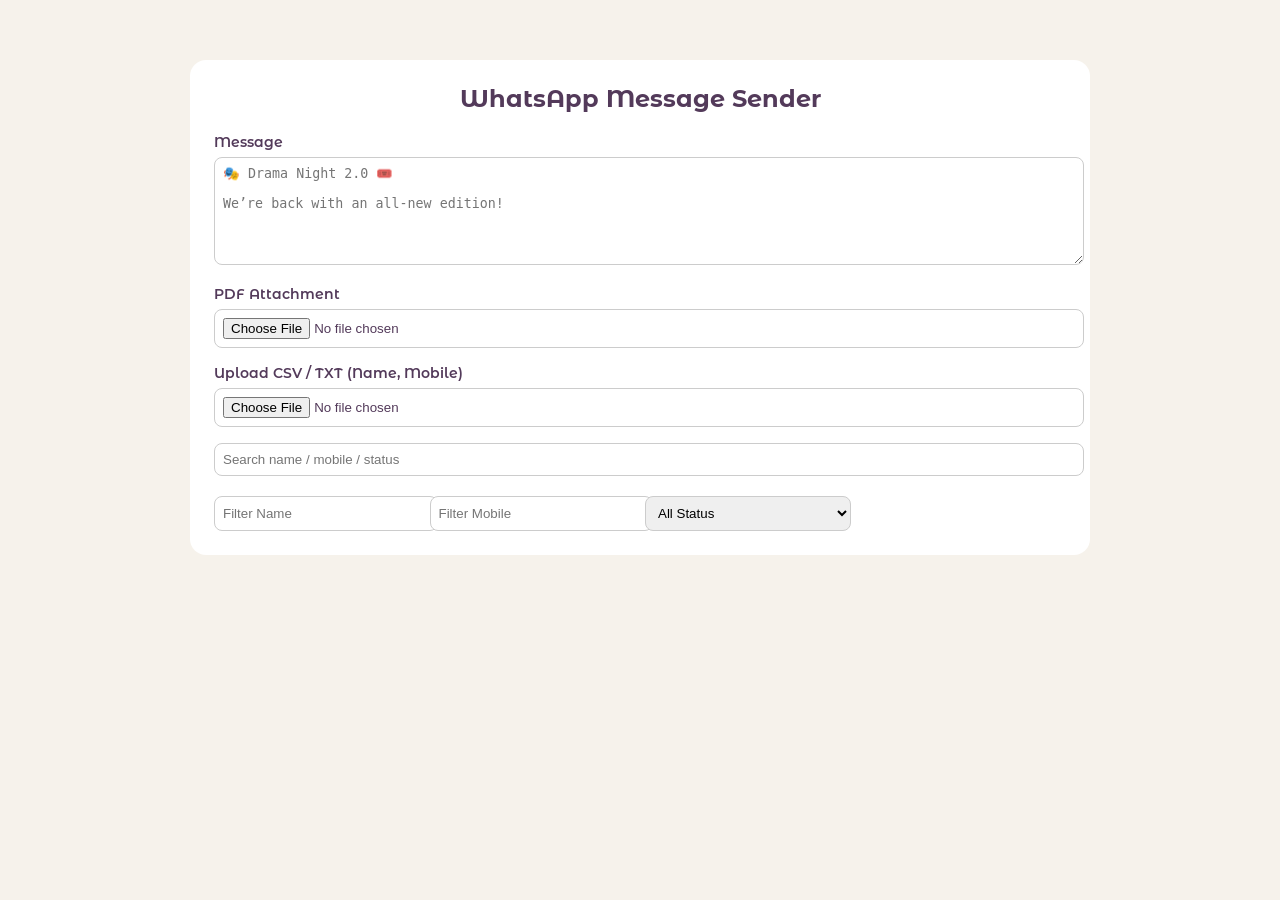
<file: whatsapp.html>
<!DOCTYPE html>
<html lang="en">
<head>
<meta charset="UTF-8">
<title>Aarambh • WhatsApp Sender</title>
<meta name="viewport" content="width=device-width, initial-scale=1">

<link href="https://fonts.googleapis.com/css2?family=Montserrat+Alternates:wght@400;600;700&display=swap" rel="stylesheet">

<style>
body{
  margin:0;
  font-family:'Montserrat Alternates',sans-serif;
  background:#f6f2eb;
  color:#533A5A;
}
.wrap{max-width:900px;margin:40px auto;padding:20px}
.card{background:#fff;padding:24px;border-radius:16px}
h2{text-align:center;margin-top:0}

label{display:block;margin-top:16px;font-weight:600;font-size:14px}
textarea,input,select{
  width:100%;
  margin-top:6px;
  padding:8px;
  border-radius:8px;
  border:1px solid #ccc;
}

table{
  width:100%;
  border-collapse:collapse;
  margin-top:20px;
}
th,td{
  padding:8px;
  border-bottom:1px solid #ddd;
  font-size:13px;
}
th{background:#533A5A;color:white}
tr:nth-child(even){background:#f6f2eb}

button{
  padding:6px 12px;
  border:none;
  border-radius:8px;
  background:#25D366;
  color:white;
  font-weight:700;
  cursor:pointer;
  font-size:12px;
}

.status-sent{color:green;font-weight:700}
.status-pending{color:#c0392b;font-weight:700}

.filters{
  display:grid;
  grid-template-columns:repeat(4,1fr);
  gap:10px;
  margin-top:14px;
}
</style>
</head>

<body>
<div class="wrap">
  <div class="card">
    <h2>WhatsApp Message Sender</h2>

    <label>Message</label>
    <textarea id="messageInput" rows="6"
      placeholder="🎭 Drama Night 2.0 🎟️&#10;&#10;We’re back with an all-new edition!"></textarea>

    <label>PDF Attachment</label>
    <input type="file" id="pdfInput" accept="application/pdf">

    <label>Upload CSV / TXT (Name, Mobile)</label>
    <input type="file" id="nameNumberFile" accept=".csv,.txt">

    <!-- SEARCH -->
    <input id="globalSearch" placeholder="Search name / mobile / status" style="margin-top:16px">

    <!-- FILTERS -->
    <div class="filters">
      <input id="filterName" placeholder="Filter Name">
      <input id="filterMobile" placeholder="Filter Mobile">
      <select id="filterStatus">
        <option value="">All Status</option>
        <option value="Pending">Pending</option>
        <option value="Sent">Sent</option>
      </select>
    </div>

    <table id="listTable" style="display:none">
      <thead>
        <tr>
          <th>#</th>
          <th>Name</th>
          <th>Mobile</th>
          <th>Status</th>
          <th>Send</th>
        </tr>
      </thead>
      <tbody id="listBody"></tbody>
    </table>

  </div>
</div>

<script>
const messageInput = document.getElementById("messageInput");
const pdfInput = document.getElementById("pdfInput");
const nameNumberFile = document.getElementById("nameNumberFile");
const listBody = document.getElementById("listBody");
const listTable = document.getElementById("listTable");

const globalSearch = document.getElementById("globalSearch");
const filterName = document.getElementById("filterName");
const filterMobile = document.getElementById("filterMobile");
const filterStatus = document.getElementById("filterStatus");

let rowsData = [];

/* Normalize Indian mobile numbers */
function normalize(num){
  const d = num.replace(/\D/g,"");
  if(d.length === 10) return "91" + d;
  if(d.length === 12 && d.startsWith("91")) return d;
  return null;
}

function formatMessage(msg){
  return msg.replace(/\n/g,"%0A");
}

function openPDFOnce(){
  if(pdfInput.files[0]){
    window.open(URL.createObjectURL(pdfInput.files[0]),"_blank");
  }
}

/* Load file */
nameNumberFile.onchange = async () => {
  rowsData = [];
  listBody.innerHTML="";
  listTable.style.display="none";

  const text = await nameNumberFile.files[0].text();
  const lines = text.replace(/\uFEFF/g,"").split(/\r?\n/).filter(Boolean);

  lines.forEach(line=>{
    const [name,mobileRaw] = line.split(",");
    const mobile = normalize(mobileRaw || "");
    if(!mobile) return;

    rowsData.push({
      name: name?.trim() || "-",
      mobile,
      status:"Pending"
    });
  });

  renderTable();
};

function renderTable(){
  listBody.innerHTML="";
  listTable.style.display="table";

  rowsData.forEach((r,i)=>{
    const tr=document.createElement("tr");
    tr.innerHTML=`
      <td>${i+1}</td>
      <td>${r.name}</td>
      <td>${r.mobile}</td>
      <td class="${r.status==="Sent"?"status-sent":"status-pending"}">${r.status}</td>
      <td><button onclick="sendRow(${i})">Send</button></td>
    `;
    listBody.appendChild(tr);
  });

  applyFilters();
}

function sendRow(index){
  if(!messageInput.value){ alert("Enter message first"); return; }

  openPDFOnce();
  const msg = formatMessage(messageInput.value);
  window.open(`https://wa.me/${rowsData[index].mobile}?text=${msg}`,"_blank");

  rowsData[index].status="Sent";
  renderTable();
}

/* FILTERS + SEARCH */
function applyFilters(){
  const g = globalSearch.value.toLowerCase();
  const fn = filterName.value.toLowerCase();
  const fm = filterMobile.value.toLowerCase();
  const fs = filterStatus.value;

  [...listBody.rows].forEach((tr,i)=>{
    const r = rowsData[i];
    let show=true;

    if(g && !(`${r.name}${r.mobile}${r.status}`.toLowerCase().includes(g))) show=false;
    if(fn && !r.name.toLowerCase().includes(fn)) show=false;
    if(fm && !r.mobile.includes(fm)) show=false;
    if(fs && r.status!==fs) show=false;

    tr.style.display = show ? "" : "none";
  });
}

[globalSearch,filterName,filterMobile,filterStatus].forEach(el=>{
  el.oninput=applyFilters;
});
</script>
</body>
</html>
</file>
<file: header.css>
/* ===== SHARED HEADER STYLES ===== */

header{
  display:flex;
  justify-content:space-between;
  align-items:center;
  padding:18px 28px;
  background:var(--accent);
  color:var(--bg);
  position:sticky;
  top:0;
  z-index:50;
  box-shadow:0 6px 24px rgba(83,58,90,0.08);
}

/* Brand */
.brand{
  display:flex;
  align-items:center;
  gap:14px;
  text-decoration:none;
  color:inherit;
}
.brand img{
  height:56px;
  display:block;
}
.brand h1{
  font-family:'Cinzel Decorative',serif;
  margin:0;
  color:var(--bg);
  font-size:18px;
}

/* Navigation */
nav{
  display:flex;
  gap:18px;
  align-items:center;
}
nav a{
  color:var(--bg);
  text-decoration:none;
  font-weight:600;
  padding:6px 8px;
  border-radius:8px;
}
nav a:hover{
  background:var(--glass);
}

/* Book button */
.btn-secondary{
  background:var(--bg);
  color:var(--accent);
  padding:10px 16px;
  border-radius:12px;
  font-weight:700;
  border:2px solid var(--bg);
}

/* Mobile menu */
.nav-toggle{
  display:none;
  background:transparent;
  border:0;
  color:var(--bg);
  font-size:20px;
  padding:8px;
  border-radius:8px;
}

@media(max-width:720px){
  .nav-toggle{
    display:inline-flex;
  }

  nav{
    position:fixed;
    right:0;
    top:64px;
    background:var(--accent);
    width:260px;
    height:calc(100% - 64px);
    flex-direction:column;
    align-items:flex-start;
    padding:20px;
    gap:14px;
    transform:translateX(100%);
    transition:transform .25s ease;
    z-index:60;
  }

  nav.open{
    transform:translateX(0);
  }

  nav a{
    width:100%;
    padding:10px 12px;
    border-radius:8px;
  }
}
</file>
